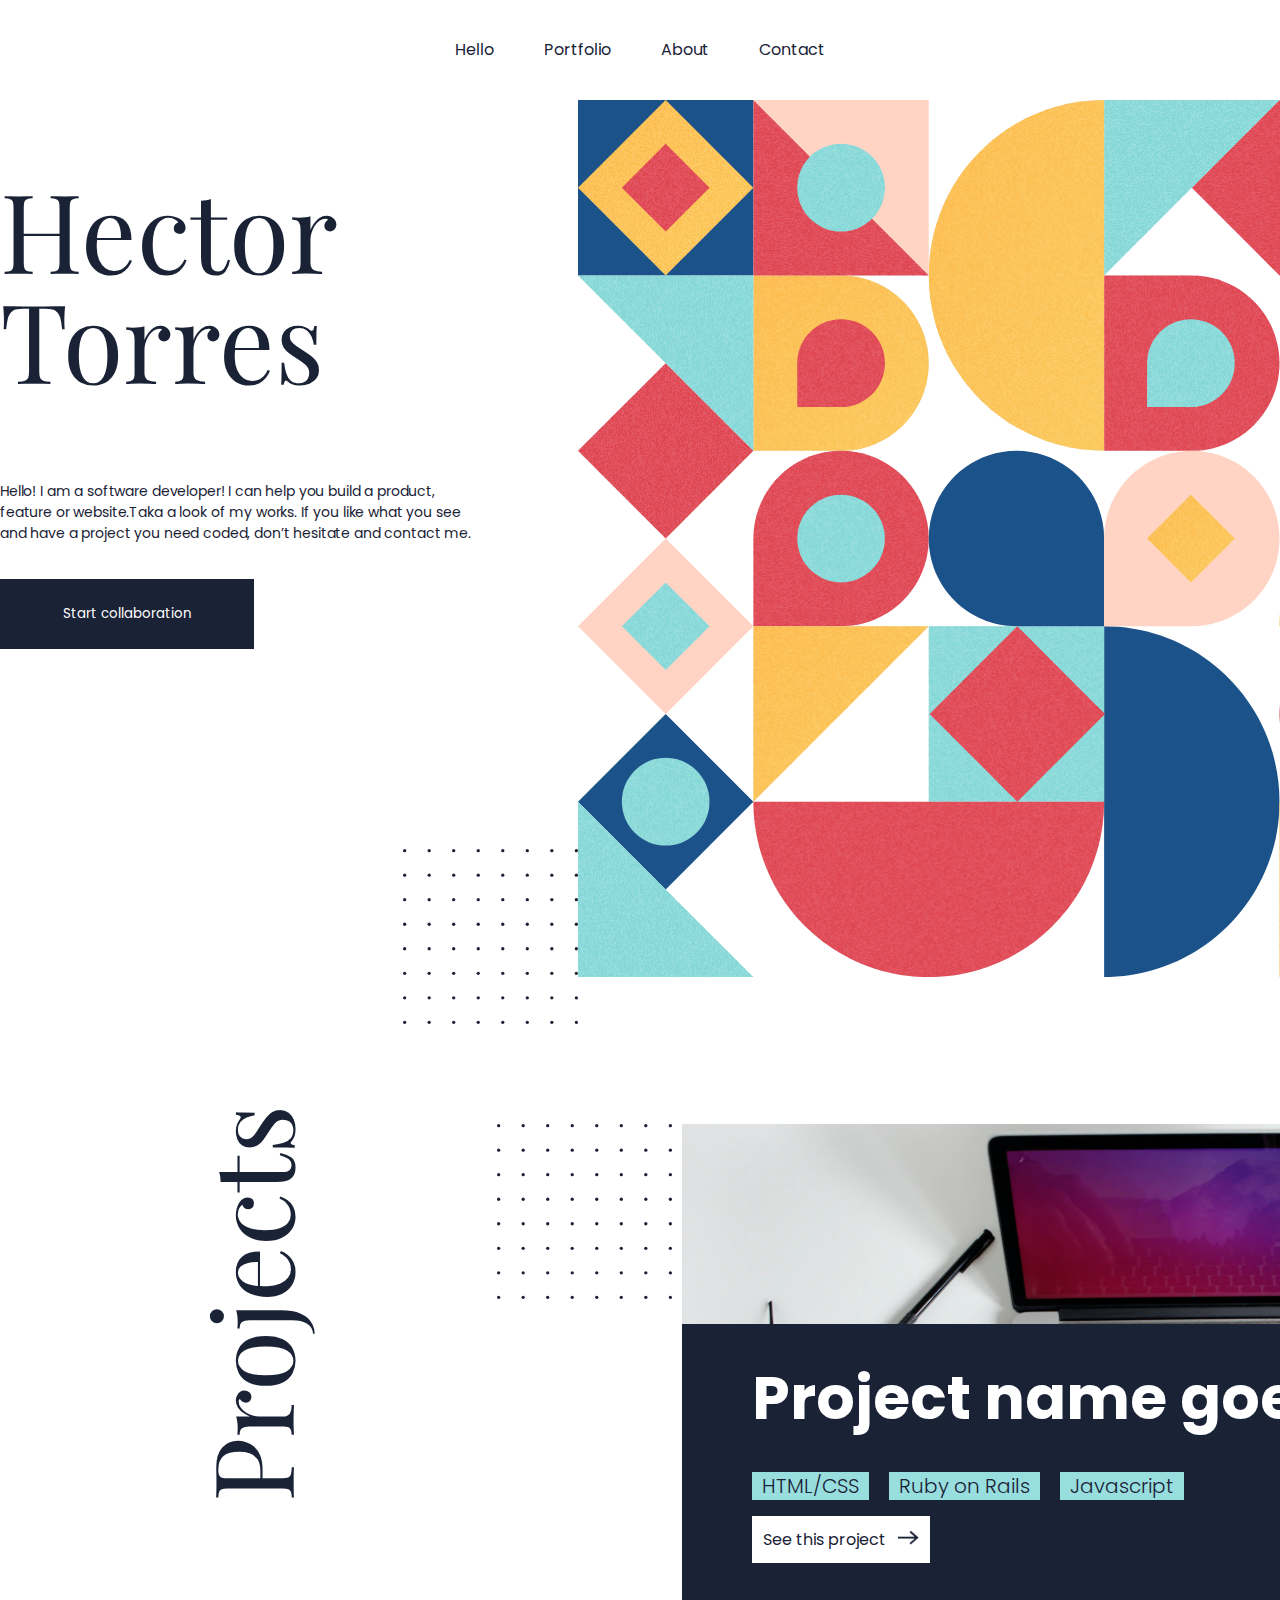
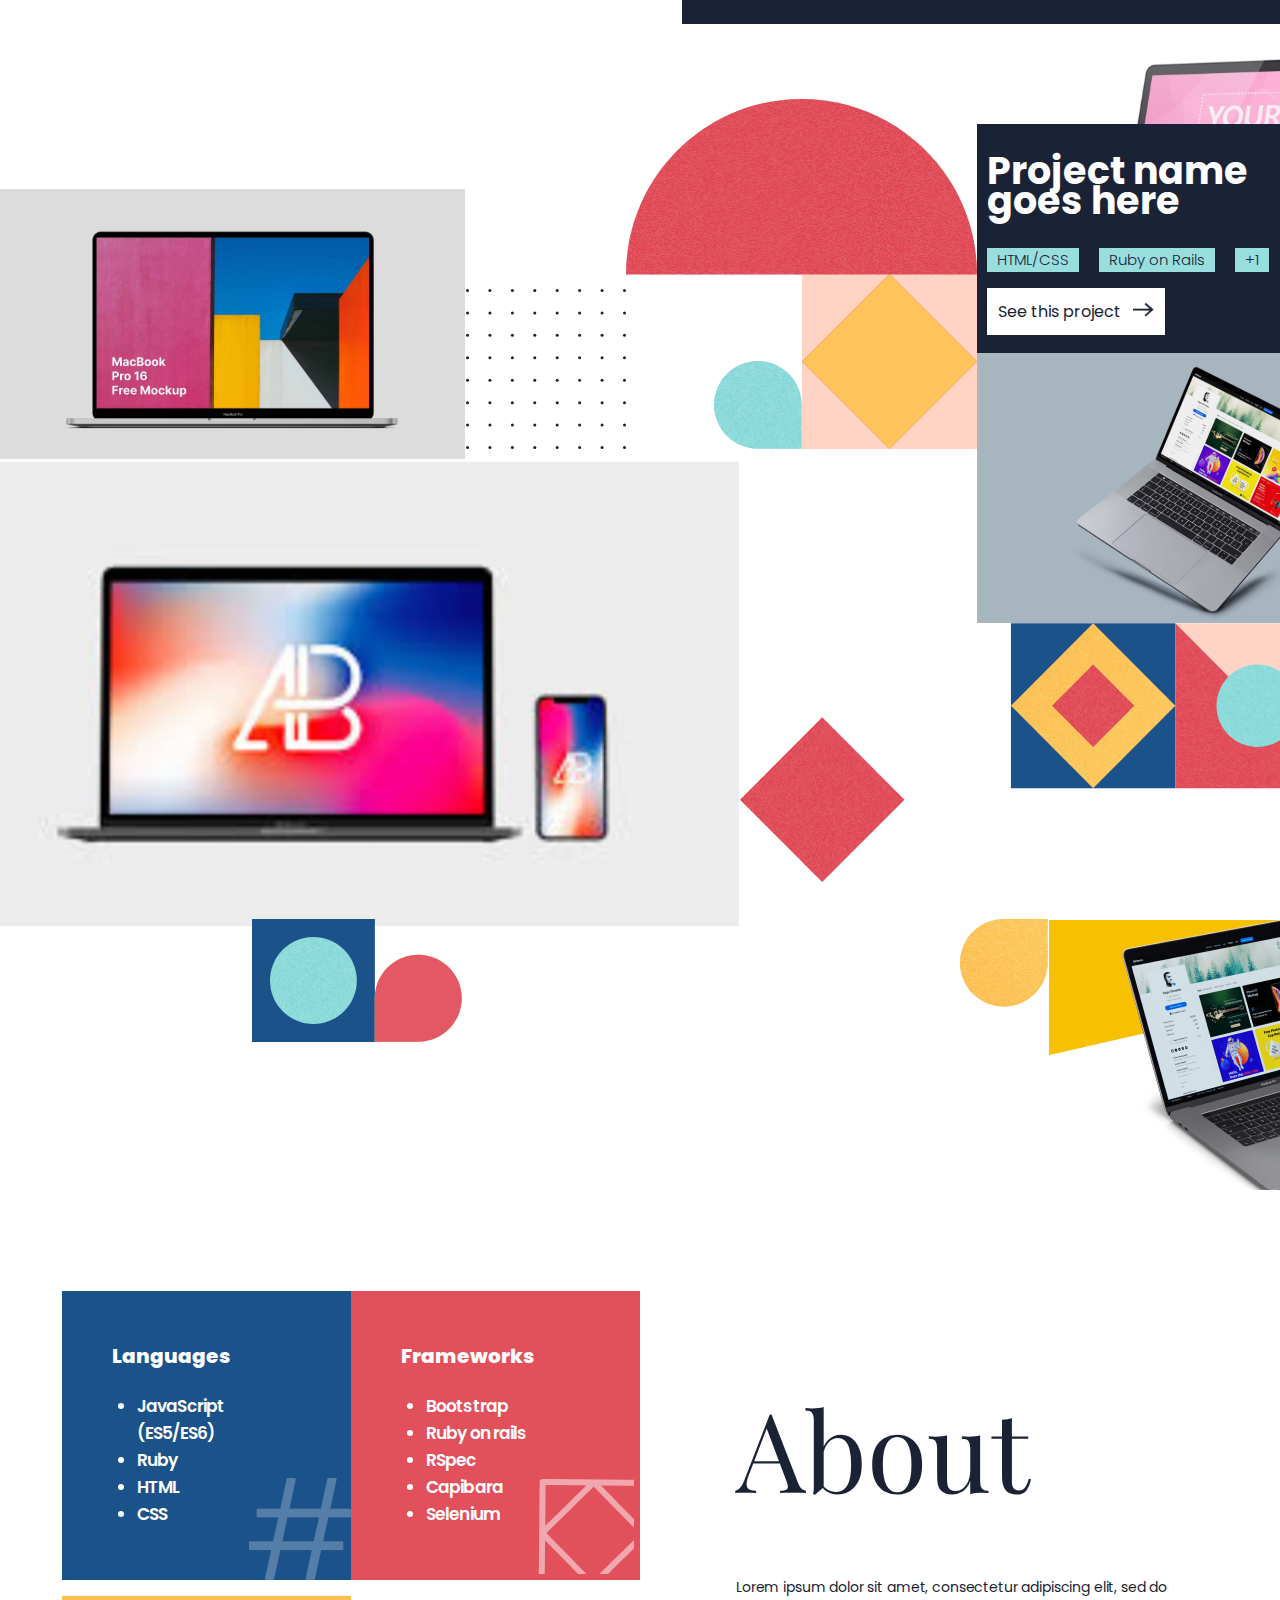
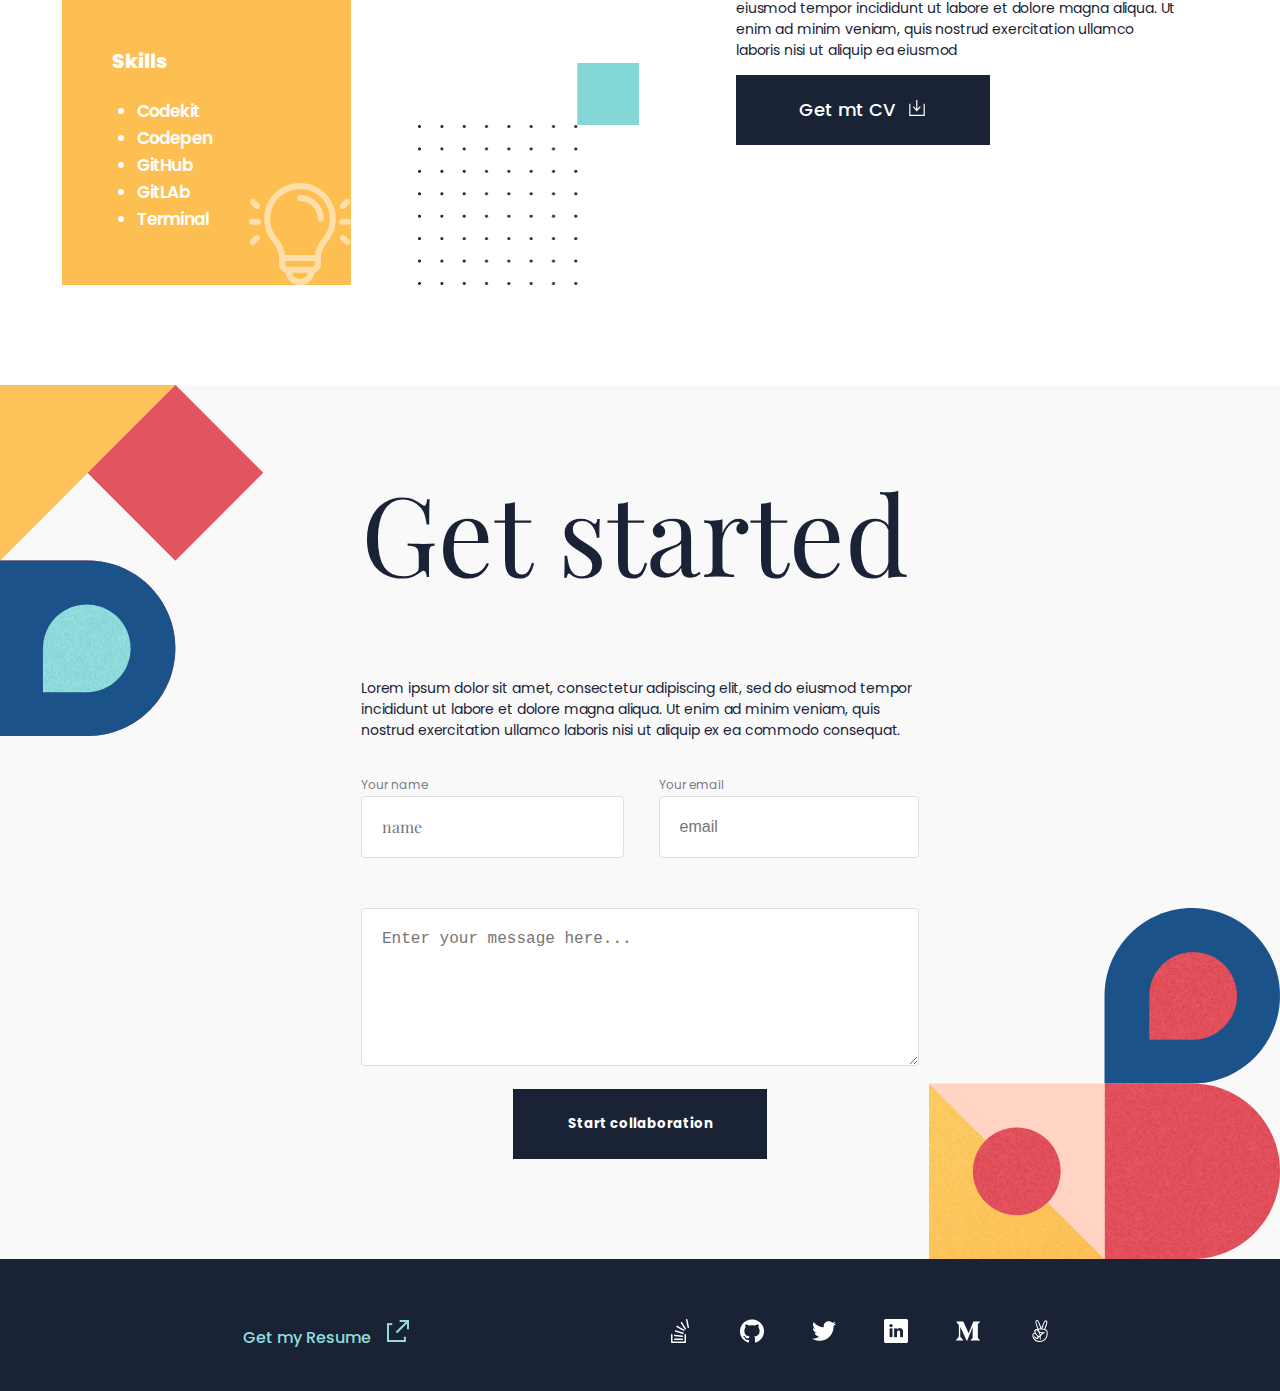
<file: index.html>
<!DOCTYPE html>
<html lang="en">

<head>
    <meta charset="UTF-8">
    <title>Personal Portfolio</title>
    <meta name="viewport" content="width=device-width, initial-scale=1.0">
    <link rel="stylesheet" href="styles/styles.css">
    <link rel="preconnect" href="https://fonts.googleapis.com">
    <link rel="preconnect" href="https://fonts.gstatic.com" crossorigin>
    <link href="https://fonts.googleapis.com/css2?family=Playfair+Display&family=Poppins&display=swap" rel="stylesheet">
    <!-- Global site tag (gtag.js) - Google Analytics -->
    <script async src="https://www.googletagmanager.com/gtag/js?id=UA-217415888-1"></script>
    <script>
        window.dataLayer = window.dataLayer || [];
        function gtag() { dataLayer.push(arguments); }
        gtag('js', new Date());

        gtag('config', 'UA-217415888-1');
    </script>

<body>
    <header id="headerImg" class="toolbar">
        <img src="images/image_geometry_1.png" alt="toolbar image">
        <img id="btn" class="navbar-icon" src="images/ic_menu.svg" alt="navbar menu">
        <nav class="navbar">
            <ul class="nav-links">
                <li><a href="#Hello">Hello</a></li>
                <li><a href="#Portfolio">Portfolio</a></li>
                <li><a href="#About">About</a></li>
                <li><a href="#Contact">Contact</a></li>
            </ul>
        </nav>
    </header>
    <section id="MenuP" class="MenuInvisible">
        <img src="images/image_geometry_menu_1.svg" alt="menu image">
        <img id="menuClose" class="menuClose" onclick="" src="images/Union24.png" alt="navbar menu">
        <ul class="mobileMenu">
            <li><a href="#HelloM">Hello</a></li>
            <li><a href="#PortfolioM">Portfolio</a></li>
            <li><a href="#AboutM">About</a></li>
            <li><a href="#ContactM">Contact</a></li>
        </ul>
        <img class="dots2" onclick="" src="images/Group_50.png" alt="navbar menu">
    </section>


    <main>

        <section id="HelloM" class="headline-mobile">
            <section class="intro">
                <h1 class="name">Hector Torres</h1>
                <p class="description">Hello! I am a software developer! I can help you build a product, feature or
                    website.
                    Taka a look
                    of my works. If you like what you see and have a project you need coded, don’t hesitate and contact
                    me.
                </p>
                <button id="menu" class="btn" type="button">Start collaboration</button>
            </section>
            <img class="footer-image" src="images/image_geometry_2.png" alt="footer image">
        </section>

        <section id="Hello" class="headline">
            <div class="intro-desktop">
                <h1 class="name">Hector Torres</h1>
                <p class="description">Hello! I am a software developer! I can help you build a product, feature or
                    website.Taka a look of my works. If you like what you see and have a project you need coded, don’t
                    hesitate and contact
                    me.</p>
                <button class="btn" type="button">Start collaboration</button>
                <img class="dots" src="images/image_dots.svg" alt="footer image">
            </div>
            <img class="img-intro" src="images/image-geometry_1.svg" alt="footer image">
        </section>

     <section class="projects-mobile">
            <section id="popUp"></section>
            <section id="PortfolioM">
                <h1 class="name intro"> Projects </h1>
                <div class="portfolioM"></div>
            </section>
        </section>


       <section id="Portfolio" class="projects">
            <section id="portfoiloDMenu"></section>
            <section id="PortfolioD">
                <header>
                    <h1 class="name">
                        Projects
                    </h1>
                    <img class="dots" src="images/image_dots.svg" alt="footer image">
                    <div id="card-deskotop1" class="card-deskotop">
                    </div>
                </header>
                <div class="projects2">
                    <img class="img-left" src="images/Rectangle_46.svg" alt="project2">
                    <img src="images/image-geometry_2.svg" alt="img project2">
                    <div id="card-deskotop2" class="card-deskotop">
                    </div>
                </div>
                <div id="projects3" class="projects3">
                </div>
                <div id="projects4" class="projects4">
                </div>
            </section>
        </section>

        <section id="About" class="about">
            <section class="skills">
                <div class="card-languages">
                    <h2>Languages</h2>
                    <ul>
                        <li><span>JavaScript (ES5/ES6)</span></li>
                        <li><span>Ruby</span></li>
                        <li><span>HTML</span></li>
                        <li><span>CSS</span></li>
                    </ul>
                    <div class="image-languages"></div>
                </div>
                <div class="card-frameworks">
                    <h2>Frameworks</h2>
                    <ul>
                        <li><span>Bootstrap</span></li>
                        <li><span>Ruby on rails</span></li>
                        <li><span>RSpec</span></li>
                        <li><span>Capibara</span></li>
                        <li><span>Selenium</span></li>
                    </ul>
                    <div class="image-frameworks"></div>
                </div>
                <div class="card-skills">
                    <h2>Skills</h2>
                    <ul>
                        <li><span>Codekit</span></li>
                        <li><span>Codepen</span></li>
                        <li><span>GitHub</span></li>
                        <li><span>GitLAb</span></li>
                        <li><span>Terminal</span></li>
                    </ul>
                    <div class="image-skills"></div>
                </div>
                <img class="tealdots" src="images/image_dots_with_teal.png" alt="dots teal">
            </section>
            <article class="about-info">
                <h1 class="name">About</h1>
                <p class="description">Lorem ipsum dolor sit amet, consectetur adipiscing elit, sed do eiusmod tempor
                    incididunt ut labore et dolore magna aliqua. Ut enim ad minim veniam, quis nostrud exercitation
                    ullamco laboris nisi ut aliquip ea eiusmod</p>
                <button class="btn" type="button"><span>Get mt CV<img class="link-img" src="images/ic_download.svg"
                            alt="project link"></span></button>
            </article>
        </section>

        <section id="AboutM" class="about-mobile intro">
            <article class="about-intro">
                <h1 class="name">About</h1>
                <p class="description">Lorem ipsum dolor sit amet, consectetur adipiscing elit, sed do eiusmod tempor
                    incididunt ut
                    labore
                    et dolore magna aliqua. Ut enim ad minim veniam, quis nostrud exercitation ullamco laboris nisi ut
                    aliquip
                    ea
                    eiusmod</p>
                <button class="btn" type="button"><span>Get mt CV<img class="link-img" src="images/ic_download.svg"
                            alt="project link"></span></button>
            </article>
            <article class="about-cards">
                <div class="about-card1 about-1">
                    <h2 class="about-header">Languages</h2>
                    <ul class="list">
                        <li class="item"><span class="list-text">JavaScript (ES5/ES6)</span></li>
                        <li class="item"><span class="list-text">Ruby</span></li>
                        <li class="item"><span class="list-text">HTML</span></li>
                        <li class="item"><span class="list-text">CSS</span></li>
                    </ul>
                    <img class="about-img1" src="images/num.png" alt="numer sing">
                </div>
                <div class="about-card2 about-2">
                    <h2 class="about-header">Frameworks</h2>
                    <ul class="list">
                        <li class="item"><span class="list-text">Bootstrap</span></li>
                        <li class="item"><span class="list-text">Ruby on rails</span></li>
                        <li class="item"><span class="list-text">RSpec</span></li>
                        <li class="item"><span class="list-text">Capibara</span></li>
                        <li class="item"><span class="list-text">Selenium</span></li>
                    </ul>
                    <img class="about-img2" src="images/Group_18.png" alt="vector figure">
                </div>
                <div class="about-card about-3">
                    <h2 class="about-header">Skills</h2>
                    <ul class="list">
                        <li class="item"><span class="list-text">Codekit</span></li>
                        <li class="item"><span class="list-text">Codepen</span></li>
                        <li class="item"><span class="list-text">GitHub</span></li>
                        <li class="item"><span class="list-text">GitLAb</span></li>
                        <li class="item"><span class="list-text">Terminal</span></li>
                    </ul>
                    <img class="about-img3" src="images/ic_skills.svg" alt="ic skill">
                </div>
            </article>
        </section>

        <section class="visible">

            <section id="Contact" class="started">
                <div class="info">
                    <h2 class="name">Get started</h2>
                    <p class="description">Lorem ipsum dolor sit amet, consectetur adipiscing elit, sed do eiusmod
                        tempor
                        incididunt ut labore et dolore magna aliqua. Ut enim ad minim veniam, quis nostrud exercitation
                        ullamco laboris nisi ut aliquip ex ea commodo consequat. </p>
                    <form id="formD" class="form" action="https://formspree.io/f/mpzbqaoe" method="post">
                        <ul>
                            <li class="box col1">
                                <label for="nameD">
                                    Your name
                                </label>
                                <input id="nameD" class="name form-field" type="text" name="name" placeholder="name" maxlength="30"
                                    required>
                            </li>
                            <li class="box col2">
                                <label for="emailD">
                                    Your email
                                </label>
                                <input id="emailD" class="email form-field" type="email" name="email" placeholder="email" required>
                                <label id="lblErrorD" class="lblFormError MenuInvisible" for="email">
                                    The email should be lower case!
                                </label>
                            </li>
                            <li class="col3">
                                <textarea class="textarea form-field" name="textarea" cols="30" rows="5" maxlength="500"
                                    placeholder="Enter your message here..." required></textarea>
                            </li>
                        </ul>
                        <input class="btn" type="submit" value="Start collaboration">
                    </form>
                </div>
                <div class="imgs image1"></div>
                <div class="imgs image2"></div>
            </section>
        </section>

    </main>

    <footer class="footer-desktop">
        <div class="footer-box border">
            <a class="resume" href="#">Get my Resume<img class="image-icon" src="images/ic_link_teal.png"
                    alt="resume link"></a>
            <ul class="socials">
                <li><a class="social" href="#"><img class="image-icon" src="images/ic_stackoverflow.png"
                            alt="link stackoverflow"></a></li>
                <li><a class="social" href="#"><img class="image-icon" src="images/ic_github.png" alt="link GitHub"></a>
                </li>
                <li><a class="social" href="#"><img class="image-icon" src="images/ic_twitter.png"
                            alt="link Twitter"></a>
                </li>
                <li><a class="social" href="#"><img class="image-icon" src="images/ic_linkedin.png"
                            alt="link Linkedin"></a>
                </li>
                <li><a class="social" href="#"><img class="image-icon" src="images/ic_medium.png" alt="link Medium"></a>
                </li>
                <li><a class="social" href="#"><img class="image-icon" src="images/ic_angellist.png"
                            alt="link anglelist"></a></li>
            </ul>
        </div>
    </footer>

    <footer class="footer" id="footer">
        <img class="img-footer" src="images/image_geometry_1.png" alt="footer image">
        <section id="ContactM" class="intro">
            <h2 class="name">Get started</h2>
            <p class="description">Lorem ipsum dolor sit amet, consectetur adipiscing elit, sed do eiusmod tempor
                incididunt ut labore et dolore magna.</p>
            <form action="https://formspree.io/f/mpzbqaoe" method="POST" id="form">
                <ul class="info">
                    <li class="box">
                        <label class="lblForm" for="name">
                            Your name
                        </label>
                        <input id="name" type="text" name="Username" placeholder="name" maxlength="30" class="txtForm form-fieldM"
                            required>
                    </li>
                    <li class="box">
                        <label class="lblForm" for="email">
                            Your email
                        </label>
                        <input id="email" type="email" name="email" placeholder="email" class="txtForm form-fieldM" required>
                        <label id="lblError" class="lblFormError MenuInvisible" for="email">
                            The email should be lower case!
                        </label>
                    </li>
                    <li class="box">
                        <textarea class="txtForm form-fieldM" name="textarea" cols="30" rows="5" maxlength="500"
                            placeholder="Enter your message here..." ></textarea>
                    </li>
                </ul>
                <input class="btn" type="submit" value="Start collaboration">
            </form>
        </section>
        <section id="socials" class="footer-socials">
            <div class="intro">
                <a class="resume" href="#">Get my Resume<img class="image-icon" src="images/ic_link_teal.png"
                        alt="resume link"></a>
                <ul class="socials">
                    <li><a class="social" href="#"><img class="image-icon" src="images/ic_stackoverflow.png"
                                alt="link stackoverflow"></a></li>
                    <li><a class="social" href="#"><img class="image-icon" src="images/ic_github.png"
                                alt="link GitHub"></a></li>
                    <li><a class="social" href="#"><img class="image-icon" src="images/ic_twitter.png"
                                alt="link Twitter"></a></li>
                    <li><a class="social" href="#"><img class="image-icon" src="images/ic_linkedin.png"
                                alt="link Linkedin"></a></li>
                    <li><a class="social" href="#"><img class="image-icon" src="images/ic_medium.png"
                                alt="link Medium"></a></li>
                    <li><a class="social" href="#"><img class="image-icon" src="images/ic_angellist.png"
                                alt="link anglelist"></a></li>

                </ul>
            </div>
        </section>
    </footer>
    <script src="index.js"></script>

</body>

</html>
</file>
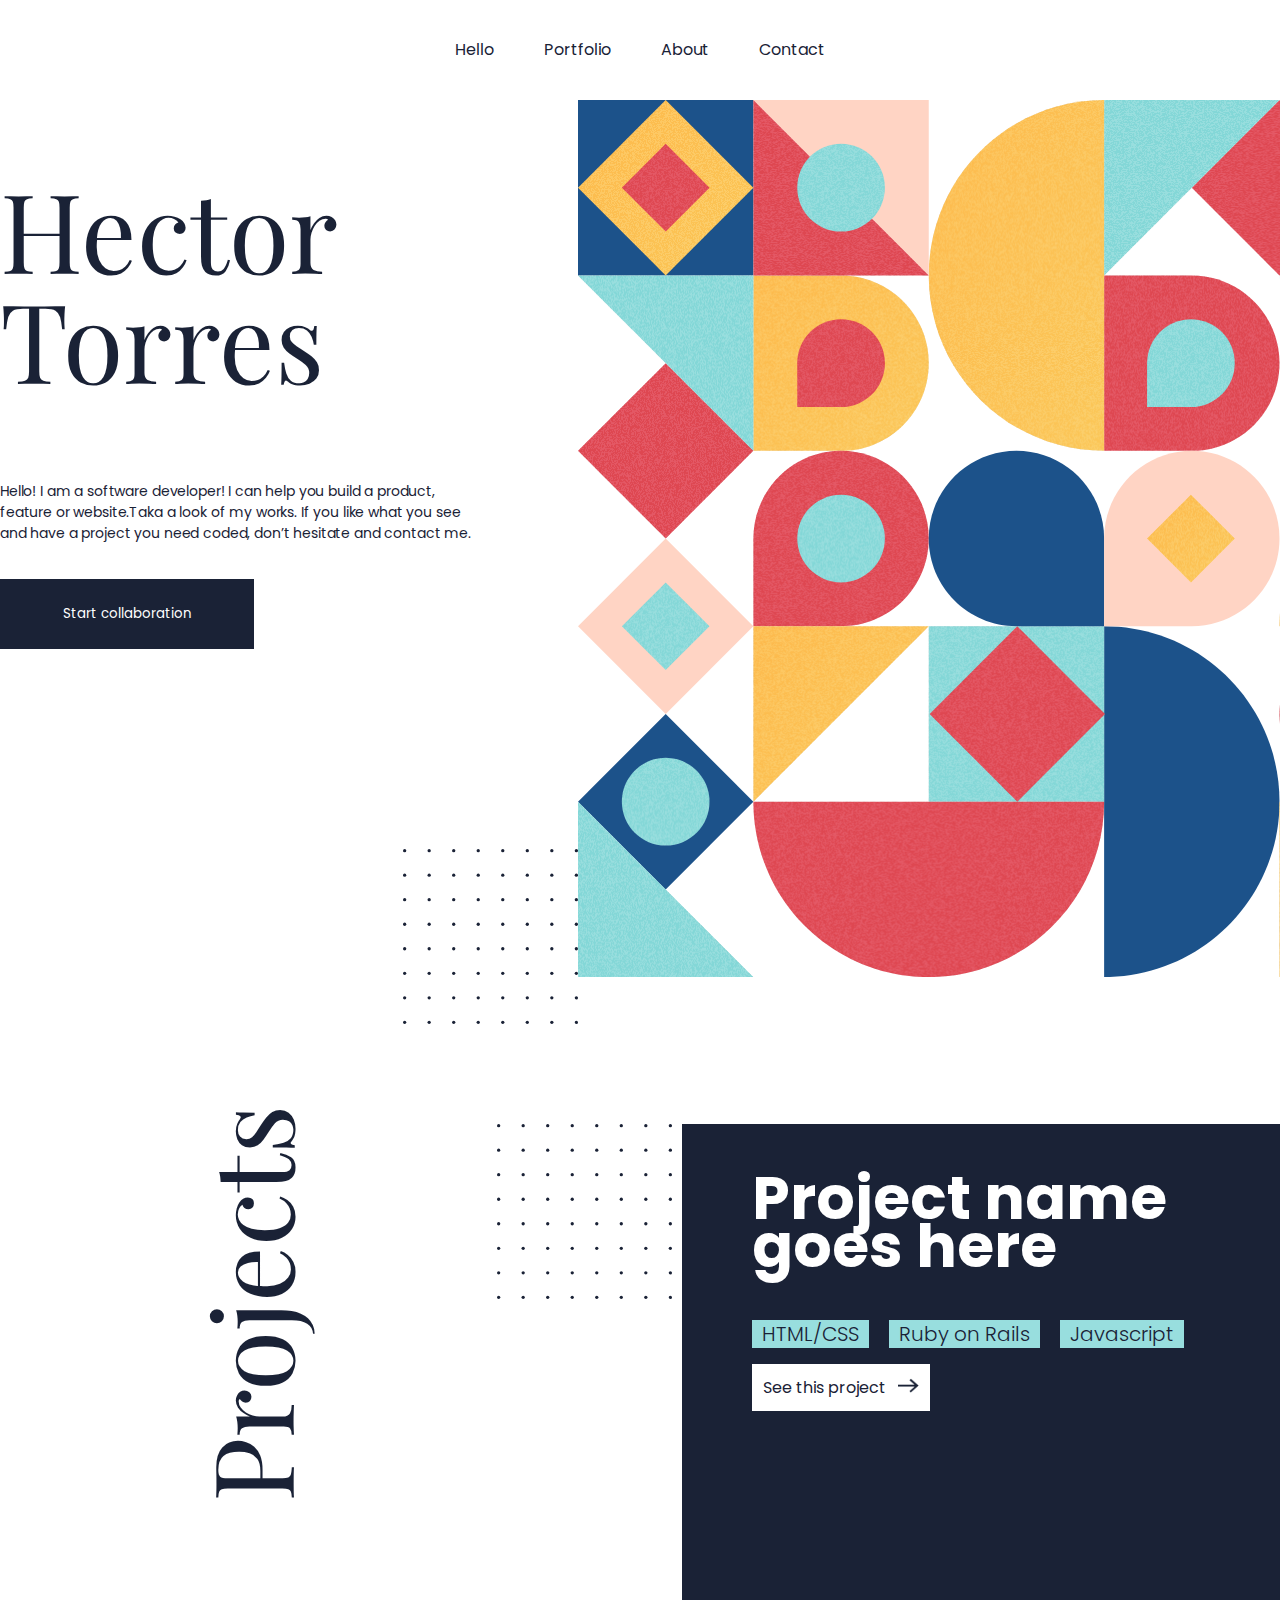
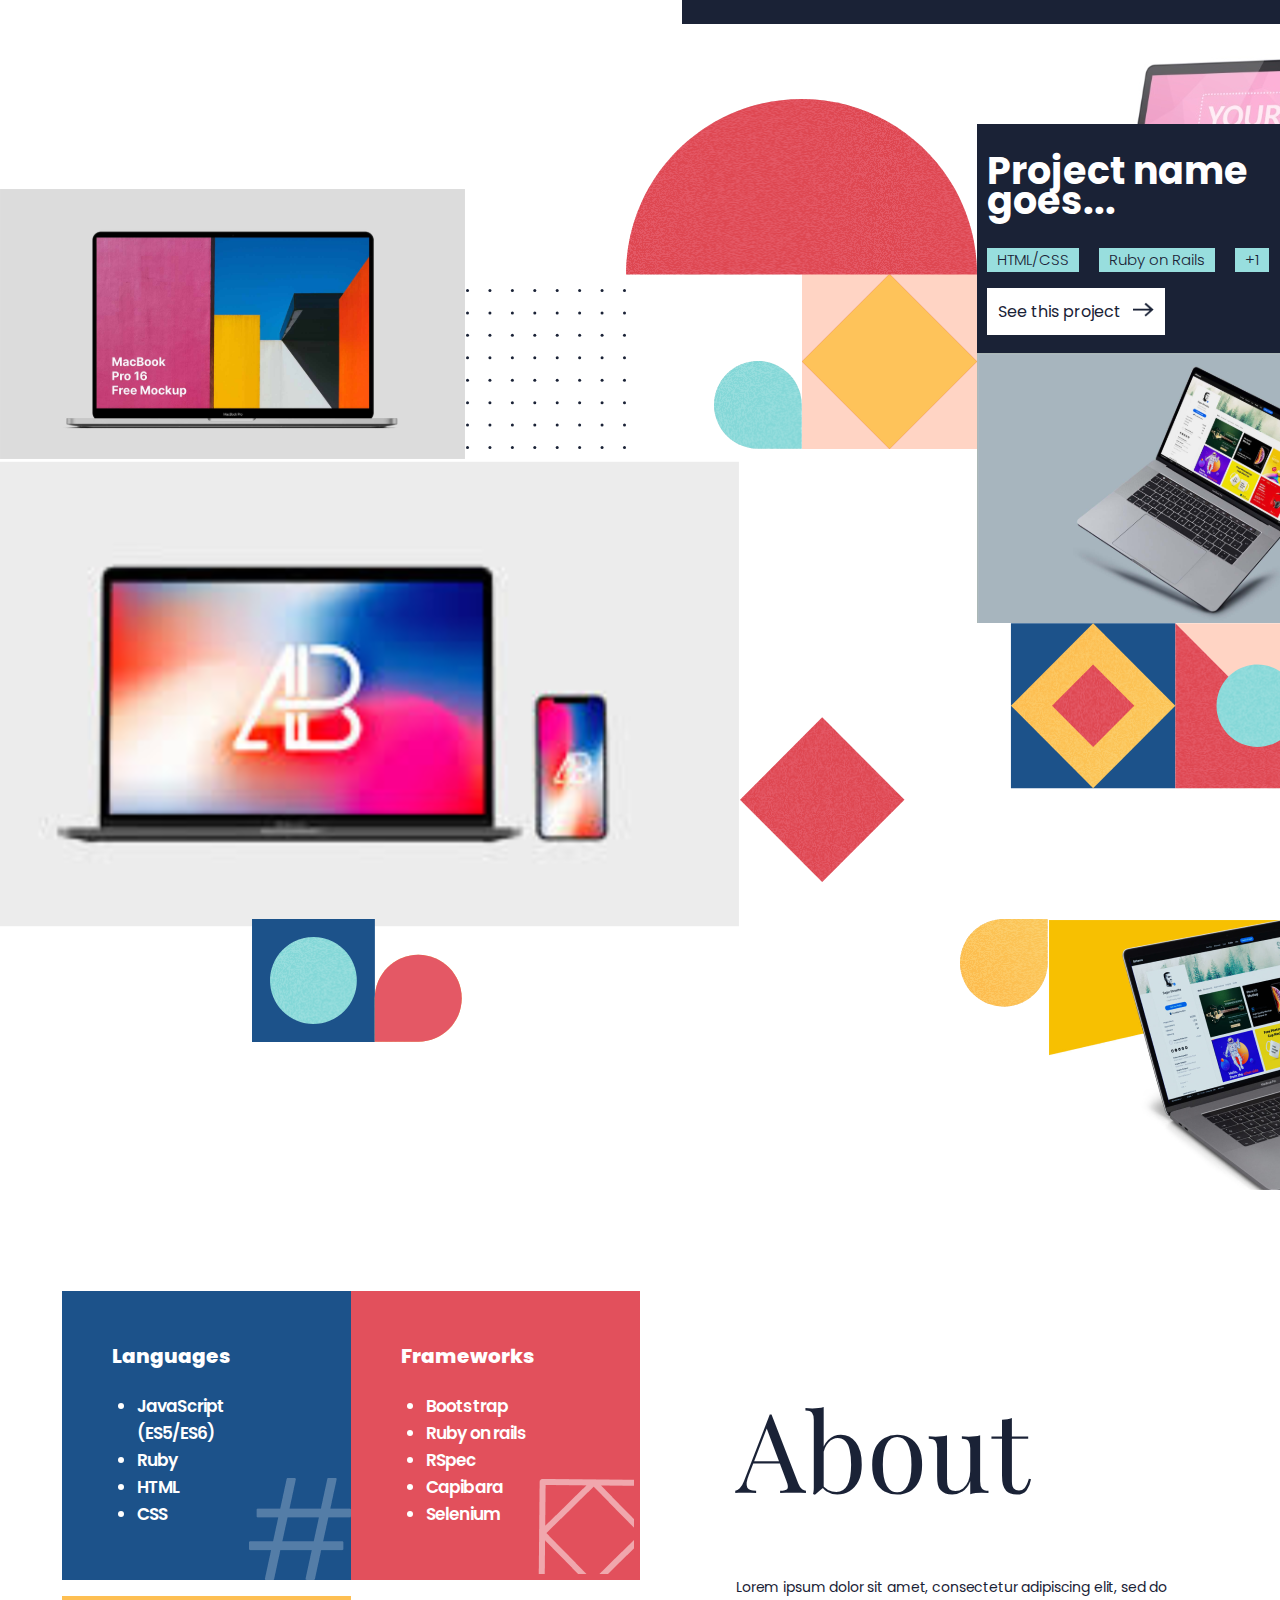
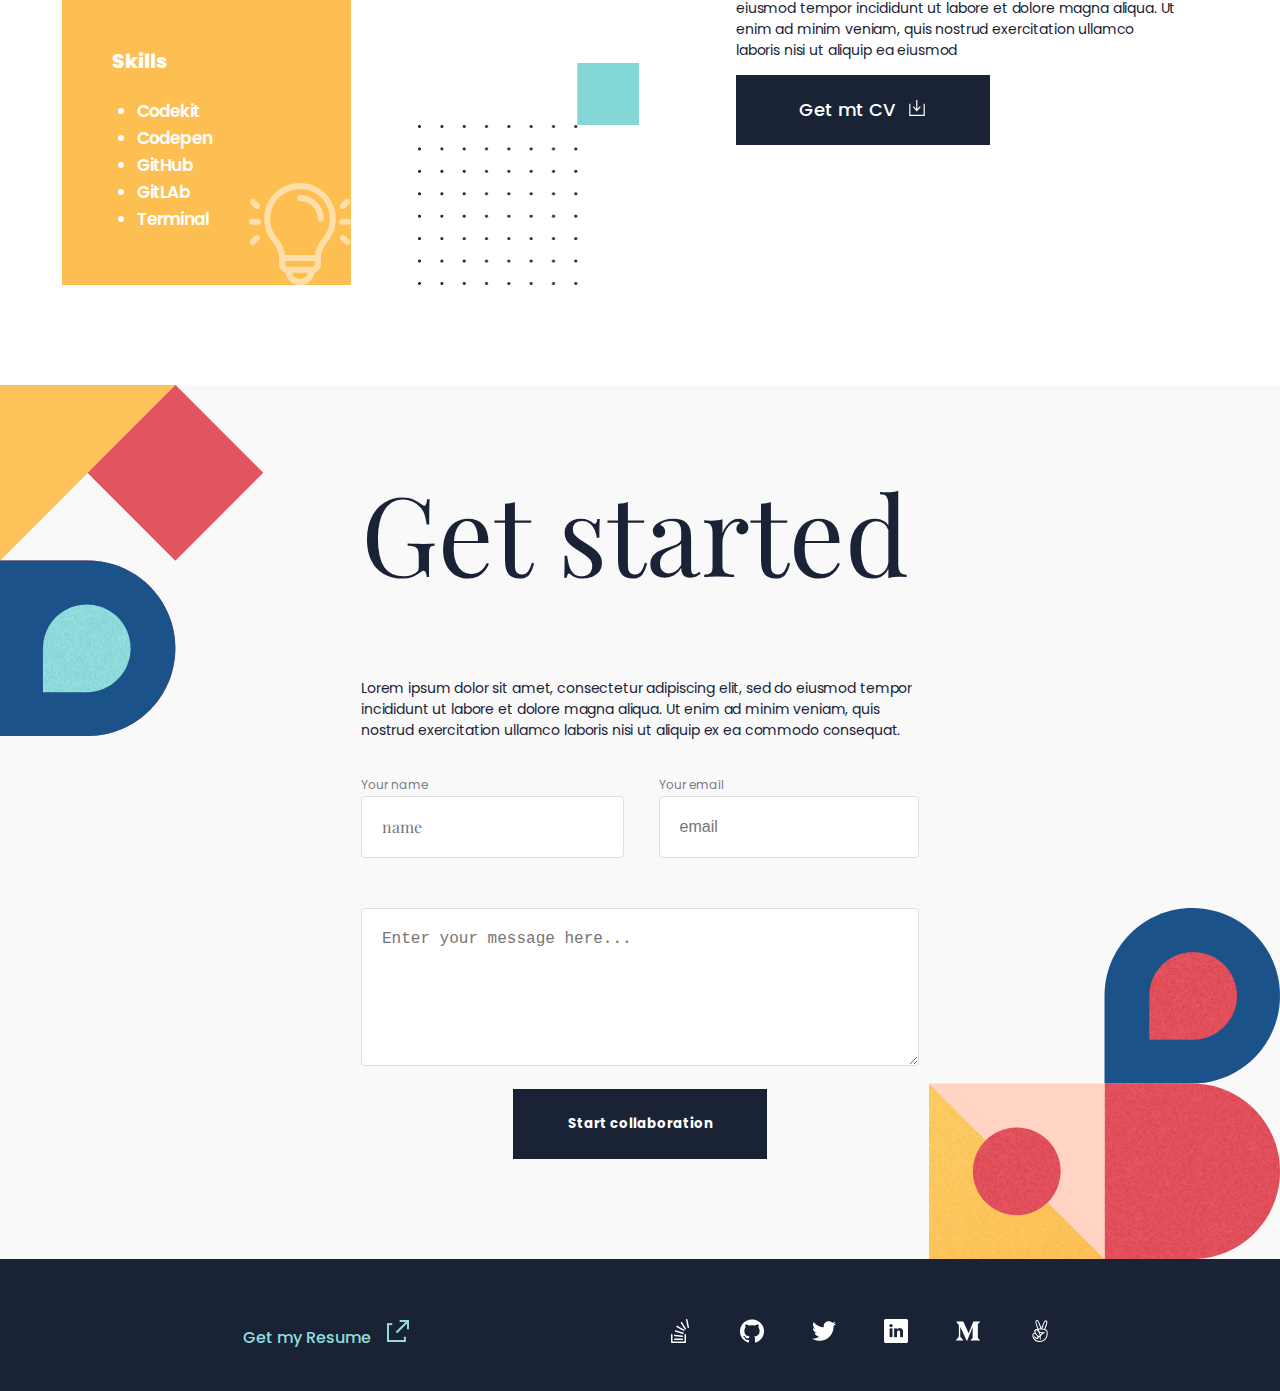
<file: views/index.html>
<!DOCTYPE html>
<html lang="en">

<head>
    <meta charset="UTF-8">
    <title>Personal Portfolio</title>
    <meta name="viewport" content="width=device-width, initial-scale=1.0">
    <link rel="stylesheet" href="../styles/styles.css">
    <link rel="preconnect" href="https://fonts.googleapis.com">
    <link rel="preconnect" href="https://fonts.gstatic.com" crossorigin>
    <link href="https://fonts.googleapis.com/css2?family=Playfair+Display&family=Poppins&display=swap" rel="stylesheet">

<body>
    <header class="toolbar">
        <img src="../images/image_geometry_1.png" alt="toolbar image">
        <img class="navbar-icon" src="../images/ic_menu.svg" alt="navbar menu">
        <nav class="navbar">
            <ul class="nav-links">
                <li><a href="#Hello">Hello</a></li>
                <li><a href="#Portfolio">Portfolio</a></li>
                <li><a href="#About">About</a></li>
                <li><a href="#Contact">Contact</a></li>
            </ul>
        </nav>
    </header>


    <main>

        <section class="headline-mobile">
            <section class="intro">
                <h1 class="name">Hector Torres</h1>
                <p class="description">Hello! I am a software developer! I can help you build a product, feature or
                    website.
                    Taka a look
                    of my works. If you like what you see and have a project you need coded, don’t hesitate and contact
                    me.
                </p>
                <button class="btn" type="button">Start collaboration</button>
            </section>
            <img class="footer-image" src="../images/image_geometry_2.png" alt="footer image">
        </section>

        <section id="Hello" class="headline">
            <div class="intro-desktop">
                <h1 class="name">Hector Torres</h1>
                <p class="description">Hello! I am a software developer! I can help you build a product, feature or
                    website.Taka a look of my works. If you like what you see and have a project you need coded, don’t
                    hesitate and contact
                    me.</p>
                <button class="btn" type="button">Start collaboration</button>
                <img class="dots" src="../images/image_dots.svg" alt="footer image">
            </div>
            <img class="img-intro" src="../images/image-geometry_1.svg" alt="footer image">
        </section>


        <section class="projects-mobile">
            <h1 class="name intro"> Projects </h1>
            <article>
                <section class="project-picture1"></section>
                <section class="card">
                    <h2 class="card-title">Project name goes here</h2>
                    <ul class="languages">
                        <li class="lang">HTML/CSS</li>
                        <li class="lang">Ruby on Rails</li>
                        <li class="lang">Javascript</li>
                    </ul>
                    <a href="#" class="project-link">See this project<img class="link-img" src="../images/Union.png"
                            alt="project link"></a>
                </section>
            </article>
            <article>
                <section class="project-picture2"></section>
                <section class="card">
                    <h2 class="card-title">Project name goes here</h2>
                    <ul class="languages">
                        <li class="lang">HTML/CSS</li>
                        <li class="lang">Ruby on Rails</li>
                        <li class="lang">Javascript</li>
                    </ul>
                    <a href="#" class="project-link">See this project<img class="link-img" src="../images/Union.png"
                            alt="project link"></a>
                </section>
            </article>
            <article>
                <section class="project-picture3"></section>
                <section class="card">
                    <h2 class="card-title">Project name goes here</h2>
                    <ul class="languages">
                        <li class="lang">HTML/CSS</li>
                        <li class="lang">Ruby on Rails</li>
                        <li class="lang">Javascript</li>
                    </ul>
                    <a href="#" class="project-link">See this project<img class="link-img" src="../images/Union.png"
                            alt="project link"></a>
                </section>
            </article>
            <article>
                <section class="project-picture4"></section>
                <section class="card">
                    <h2 class="card-title">Project name goes here</h2>
                    <ul class="languages">
                        <li class="lang">HTML/CSS</li>
                        <li class="lang">Ruby on Rails</li>
                        <li class="lang">Javascript</li>
                    </ul>
                    <a href="#" class="project-link">See this project<img class="link-img" src="../images/Union.png"
                            alt="project link"></a>
                </section>
            </article>
            <article>
                <section class="project-picture5"></section>
                <section class="card">
                    <h2 class="card-title">Project name goes here</h2>
                    <ul class="languages">
                        <li class="lang">HTML/CSS</li>
                        <li class="lang">Ruby on Rails</li>
                        <li class="lang">Javascript</li>
                    </ul>
                    <a href="#" class="project-link">See this project<img class="link-img" src="../images/Union.png"
                            alt="project link"></a>
                </section>
            </article>
            <article>
                <section class="project-picture6"></section>
                <section class="card">
                    <h2 class="card-title">Project name goes here</h2>
                    <ul class="languages">
                        <li class="lang">HTML/CSS</li>
                        <li class="lang">Ruby on Rails</li>
                        <li class="lang">Javascript</li>
                    </ul>
                    <a href="#" class="project-link">See this project<img class="link-img" src="../images/Union.png"
                            alt="project link"></a>
                </section>
            </article>
        </section>

        <section id="Portfolio" class="projects">
            <header>
                <h1 class="name">
                    Projects
                </h1>
                <img class="dots" src="../images/image_dots.svg" alt="footer image">
                <div class="card-deskotop">
                    <div class="img-size"></div>
                    <h2 class="title">Project name goes here</h2>
                    <ul class="languages">
                        <li class="lang">HTML/CSS</li>
                        <li class="lang">Ruby on Rails</li>
                        <li class="lang">Javascript</li>
                    </ul>
                    <a href="#" class="project-link">See this project<img class="link-img" src="../images/Union2.png"
                            alt="project link"></a>
                </div>
            </header>
            <div class="projects2">
                <img class="img-left" src="../images/Rectangle_46.svg" alt="project2">
                <img src="../images/image-geometry_2.svg" alt="img project2">
                <div class="card-deskotop">
                    <div class="img2"></div>
                    <h2 class="title">Project name goes...</h2>
                    <ul class="languages">
                        <li class="lang">HTML/CSS</li>
                        <li class="lang">Ruby on Rails</li>
                        <li class="lang">+1</li>
                    </ul>
                    <a href="#" class="project-link">See this project<img class="link-img" src="../images/Union2.png"
                            alt="project link"></a>
                    <div class="img3"></div>
                </div>
            </div>
            <div class="projects3">
                <img class="img4" src="../images/Rectangle_27.svg" alt="project3img">
                <img class="img5" src="../images/image-geometry_3.svg" alt="project3img2">

            </div>
            <div class="projects4">
                <img class="img6" src="../images/image-geometry_5.svg" alt="project4img">
                <section class="group">
                    <img class="img7" src="../images/image-geometry_4.svg" alt="project4img2">
                    <img class="img8" src="../images/Rectangle_47.png" alt="project4img2">

                </section>

            </div>
        </section>

        <section id="About" class="about">
            <section class="skills">
                <div class="card-languages">
                    <h2>Languages</h2>
                    <ul>
                        <li><span>JavaScript (ES5/ES6)</span></li>
                        <li><span>Ruby</span></li>
                        <li><span>HTML</span></li>
                        <li><span>CSS</span></li>
                    </ul>
                    <div class="image-languages"></div>
                </div>
                <div class="card-frameworks">
                    <h2>Frameworks</h2>
                    <ul>
                        <li><span>Bootstrap</span></li>
                        <li><span>Ruby on rails</span></li>
                        <li><span>RSpec</span></li>
                        <li><span>Capibara</span></li>
                        <li><span>Selenium</span></li>
                    </ul>
                    <div class="image-frameworks"></div>
                </div>
                <div class="card-skills">
                    <h2>Skills</h2>
                    <ul>
                        <li><span>Codekit</span></li>
                        <li><span>Codepen</span></li>
                        <li><span>GitHub</span></li>
                        <li><span>GitLAb</span></li>
                        <li><span>Terminal</span></li>
                    </ul>
                    <div class="image-skills"></div>
                </div>
                <img class="tealdots" src="../images/image_dots_with_teal.png" alt="dots teal">
            </section>
            <article class="about-info">
                <h1 class="name">About</h1>
                <p class="description">Lorem ipsum dolor sit amet, consectetur adipiscing elit, sed do eiusmod tempor
                    incididunt ut labore et dolore magna aliqua. Ut enim ad minim veniam, quis nostrud exercitation
                    ullamco laboris nisi ut aliquip ea eiusmod</p>
                <button class="btn" type="button"><span>Get mt CV<img class="link-img" src="../images/ic_download.svg"
                            alt="project link"></span></button>
            </article>
        </section>

        <section class="about-mobile intro">
            <article class="about-intro">
                <h1 class="name">About</h1>
                <p class="description">Lorem ipsum dolor sit amet, consectetur adipiscing elit, sed do eiusmod tempor
                    incididunt ut
                    labore
                    et dolore magna aliqua. Ut enim ad minim veniam, quis nostrud exercitation ullamco laboris nisi ut
                    aliquip
                    ea
                    eiusmod</p>
                <button class="btn" type="button"><span>Get mt CV<img class="link-img" src="../images/ic_download.svg"
                            alt="project link"></span></button>
            </article>
            <article class="about-cards">
                <div class="about-card1 about-1">
                    <h2 class="about-header">Languages</h2>
                    <ul class="list">
                        <li class="item"><span class="list-text">JavaScript (ES5/ES6)</span></li>
                        <li class="item"><span class="list-text">Ruby</span></li>
                        <li class="item"><span class="list-text">HTML</span></li>
                        <li class="item"><span class="list-text">CSS</span></li>
                    </ul>
                    <img class="about-img1" src="../images/num.png" alt="numer sing">
                </div>
                <div class="about-card2 about-2">
                    <h2 class="about-header">Frameworks</h2>
                    <ul class="list">
                        <li class="item"><span class="list-text">Bootstrap</span></li>
                        <li class="item"><span class="list-text">Ruby on rails</span></li>
                        <li class="item"><span class="list-text">RSpec</span></li>
                        <li class="item"><span class="list-text">Capibara</span></li>
                        <li class="item"><span class="list-text">Selenium</span></li>
                    </ul>
                    <img class="about-img2" src="../images/Group_18.png" alt="vector figure">
                </div>
                <div class="about-card about-3">
                    <h2 class="about-header">Skills</h2>
                    <ul class="list">
                        <li class="item"><span class="list-text">Codekit</span></li>
                        <li class="item"><span class="list-text">Codepen</span></li>
                        <li class="item"><span class="list-text">GitHub</span></li>
                        <li class="item"><span class="list-text">GitLAb</span></li>
                        <li class="item"><span class="list-text">Terminal</span></li>
                    </ul>
                    <img class="about-img3" src="../images/ic_skills.svg" alt="ic skill">
                </div>
            </article>
        </section>

        <section class="visible">

            <section id="Contact" class="started">
                <div class="info">
                    <h2 class="name">Get started</h2>
                    <p class="description">Lorem ipsum dolor sit amet, consectetur adipiscing elit, sed do eiusmod
                        tempor
                        incididunt ut labore et dolore magna aliqua. Ut enim ad minim veniam, quis nostrud exercitation
                        ullamco laboris nisi ut aliquip ex ea commodo consequat. </p>
                    <form class="form" action="https://formspree.io/f/mpzbqaoe" method="post">
                        <ul>
                            <li class="box col1">
                                <label for="nameD">
                                    Your name
                                </label>
                                <input id="nameD" class="name" type="text" name="name" placeholder="name" maxlength="30"
                                    required>
                            </li>
                            <li class="box col2">
                                <label for="emailD">
                                    Your email
                                </label>
                                <input id="emailD" class="email" type="email" name="email" placeholder="email" required>
                            </li>
                            <li class="col3">
                                <textarea class="textarea" name="textarea" cols="30" rows="5" maxlength="500"
                                    placeholder="Enter your message here..." required></textarea>
                            </li>
                        </ul>
                        <input class="btn" type="submit" value="Start collaboration">
                    </form>
                </div>
                <div class="imgs image1"></div>
                <div class="imgs image2"></div>
            </section>
        </section>

    </main>

    <footer class="footer-desktop">
        <div class="footer-box border">
            <a class="resume" href="#">Get my Resume<img class="image-icon" src="../images/ic_link_teal.png"
                    alt="resume link"></a>
            <ul class="socials">
                <li><a class="social" href="#"><img class="image-icon" src="../images/ic_stackoverflow.png"
                            alt="link stackoverflow"></a></li>
                <li><a class="social" href="#"><img class="image-icon" src="../images/ic_github.png"
                            alt="link GitHub"></a></li>
                <li><a class="social" href="#"><img class="image-icon" src="../images/ic_twitter.png"
                            alt="link Twitter"></a>
                </li>
                <li><a class="social" href="#"><img class="image-icon" src="../images/ic_linkedin.png"
                            alt="link Linkedin"></a>
                </li>
                <li><a class="social" href="#"><img class="image-icon" src="../images/ic_medium.png"
                            alt="link Medium"></a></li>
                <li><a class="social" href="#"><img class="image-icon" src="../images/ic_angellist.png"
                            alt="link anglelist"></a></li>
            </ul>
        </div>
    </footer>

    <footer class="footer" id="footer">
        <img class="img-footer" src="../images/image_geometry_1.png" alt="footer image">
        <section class="intro">
            <h2 class="name">Get started</h2>
            <p class="description">Lorem ipsum dolor sit amet, consectetur adipiscing elit, sed do eiusmod tempor
                incididunt ut labore et dolore magna.</p>
            <form action="https://formspree.io/f/mpzbqaoe" method="POST">
                <ul class="info">
                    <li class="box">
                        <label class="lblForm" for="name">
                            Your name
                        </label>
                        <input id="name" type="text" name="Username" placeholder="name" maxlength="30" class="txtForm"
                            required>
                    </li>
                    <li class="box">
                        <label class="lblForm" for="name">
                            Your email
                        </label>
                        <input id="email" type="email" name="email" placeholder="email" class="txtForm" required>
                    </li>
                    <li class="box">
                        <textarea class="txtForm" name="textarea" cols="30" rows="5" maxlength="500"
                            placeholder="Enter your message here..." required></textarea>
                    </li>
                </ul>
                <input class="btn" type="submit" value="Start collaboration">
            </form>
        </section>
        <section id="socials" class="footer-socials">
            <div class="intro">
                <a class="resume" href="#">Get my Resume<img class="image-icon" src="../images/ic_link_teal.png"
                        alt="resume link"></a>
                <ul class="socials">
                    <li><a class="social" href="#"><img class="image-icon" src="../images/ic_stackoverflow.png"
                                alt="link stackoverflow"></a></li>
                    <li><a class="social" href="#"><img class="image-icon" src="../images/ic_github.png"
                                alt="link GitHub"></a></li>
                    <li><a class="social" href="#"><img class="image-icon" src="../images/ic_twitter.png"
                                alt="link Twitter"></a></li>
                    <li><a class="social" href="#"><img class="image-icon" src="../images/ic_linkedin.png"
                                alt="link Linkedin"></a></li>
                    <li><a class="social" href="#"><img class="image-icon" src="../images/ic_medium.png"
                                alt="link Medium"></a></li>
                    <li><a class="social" href="#"><img class="image-icon" src="../images/ic_angellist.png"
                                alt="link anglelist"></a></li>

                </ul>
            </div>
        </section>
    </footer>

</body>

</html>
</file>
<file: styles/styles.css>
body {
  margin: 0;
  font-family: "Poppins", Arial, Helvetica, sans-serif;
}

.toolbar {
  display: flex;
  justify-content: space-between;
}

.toolbar .navbar-icon {
  margin-right: 16px;
}

.toolbar .navbar {
  display: none;
  position: fixed;
  width: 100%;
  height: 100vh;
  background-color: #fff;
  z-index: 10;
}

.headline {
  display: none;
}

.dots {
  display: none;
  width: 175px;
  height: 175px;
  align-self: flex-end;
}

.img-intro {
  display: none;
  width: 702px;
  height: 877px;
}

.MenuVisible {
  display: block;
}

.MenuInvisible {
  display: none;
}

.mobileMenu {
  list-style: none;
  font-size: 16px;
  line-height: 300%;
  text-align: center;
}

.mobileMenu a {
  text-decoration: none;
  color: black;
}

.menuClose {
  margin-bottom: 75px;
  margin-left: 60px;
}

.projectCloseM {
  display: flex;
  margin: 5%;
  padding: 0;
}

.projectClose {
  margin: 0;
  padding: 0;
  margin-left: 90%;
}

.dots2 {
  margin-left: 60px;
}

.toolbar .navbar .nav-links {
  list-style: none;
  padding: 0;
  width: 100%;
  font-size: 16px;
  font-style: normal;
  font-weight: 400;
  line-height: 48px;
  letter-spacing: 0;
  text-align: center;
}

.toolbar .navbar .nav-links a {
  text-decoration: none;
  color: #1a2236;
}

.projects {
  display: none;
}

.headline-mobile {
  display: flex;
  flex-direction: column;
}

.intro {
  margin-left: 5%;
  margin-right: 5%;
}

.name {
  font-family: 'Playfair Display', serif;
  font-style: normal;
  font-weight: normal;
  font-size: 50px;
  line-height: 100%;
  color: #1a2236;
}

.name2 {
  font-family: 'Poppins', serif;
  font-style: normal;
  font-weight: 300;
  font-size: 60px;
  line-height: 80%;
}

.btn {
  font-family: 'Poppins', sans-serif;
  background-color: #1a2236;
  width: 100%;
  padding: 12px 0;
  text-align: center;
  color: #fff;
  height: 50px;
  border: 1px solid #1a2236;
}

.description {
  font-family: 'Poppins', sans-serif;
  font-style: normal;
  font-weight: normal;
  font-size: 14px;
  line-height: 21px;
  letter-spacing: -0.01em;
  color: #1a2236;
}

.footer-image {
  width: 100%;
  margin: 30px 0;
}

.card {
  background-color: #1a2236;
  backdrop-filter: blur(1px);
  border: 0.333333px solid rgba(255, 255, 255, 0.1);
  padding: 20px;
}

.card-title {
  margin: 0;
  font-family: 'Poppins', sans-serif;
  font-style: normal;
  font-weight: 300;
  font-size: 20px;
  line-height: 80%;
  color: #fff;
}

.imgBorder {
  border: 2px solid #1a2236;
  box-sizing: border-box;
}

.imgBorder2 {
  border: 2px solid #1a2236;
  box-sizing: border-box;
  height: 175px;
}

.P2img {
  width: 289px;
  height: 171.46px;
}

.P1img {
  width: 100%;
}

.projectPicture {
  list-style-type: none;
  display: flex;
  margin: 0;
  padding: 0;
  justify-content: center;
}

.projectPicture2 {
  list-style-type: none;
  display: flex;
  gap: 0;
  margin: 0;
  padding-left: 10px;
}

.linksP {
  list-style-type: none;
  display: flex;
  flex-direction: column;
  padding: 0;
  margin-top: 0;
  gap: 20px;
  align-items: center;
}

.linksPD {
  list-style-type: none;
  display: flex;
  padding: 0;
  margin-top: 0;
  gap: 20px;
  justify-content: center;
}

.NextPD {
  list-style-type: none;
  display: flex;
  justify-content: center;
  padding: 0;
  margin-top: 30px;
}

.flexP {
  display: flex;
  flex-direction: column;
  padding: 0;
  margin-top: 0;
  gap: 0;
  align-items: center;
}

.languages2 {
  list-style-type: none;
  display: flex;
  padding: 0;
  margin: 0;
  gap: 10px;
}

.languages3 {
  list-style-type: none;
  display: flex;
  padding: 0;
  margin: 0;
  gap: 15px;
  margin-bottom: 20px;
}

.languages {
  list-style-type: none;
  display: flex;
  padding: 0;
  gap: 10px;
}

.flexr {
  display: flex;
  justify-content: flex-end;
}

.cardPorejctsD1 {
  background-image: url(../images/Rectangle_21.svg);
  background-repeat: no-repeat;
  background-size: 1179px 680px;
  width: 1179px;
  height: 650px;
}

.cardPorejctsD2 {
  background-image: url(../images/Rectangle_22.png);
  background-repeat: no-repeat;
  background-size: 1179px 680px;
  width: 1179px;
  height: 650px;
}

.cardPorejctsD3 {
  background-image: url(../images/Rectangle_23.png);
  background-repeat: no-repeat;
  background-size: 1179px 680px;
  width: 1179px;
  height: 650px;
}

.cardPorejctsD4 {
  background-image: url(../images/Rectangle_24.png);
  background-repeat: no-repeat;
  background-size: 1179px 680px;
  width: 1179px;
  height: 650px;
}

.cardPorejctsD5 {
  background-image: url(../images/Rectangle_25.png);
  background-repeat: no-repeat;
  background-size: 1179px 680px;
  width: 1179px;
  height: 650px;
}

.cardPorejctsD6 {
  background-image: url(../images/Rectangle_26.png);
  background-repeat: no-repeat;
  background-size: 1179px 680px;
  width: 1179px;
  height: 650px;
}

.cardPorejcts1 {
  margin-top: 10px;
  background-image: url(../images/Rectangle_21.png);
  background-repeat: no-repeat;
  background-size: 350px 270px;
  height: 235px;
}

.cardPorejcts {
  display: flex;
  flex-direction: column;
  gap: 0;
  margin-top: 10%;
}

.cardPorejcts3 {
  background-image: url(../images/Rectangle_23.png);
  background-repeat: no-repeat;
  background-size: 350px 270px;
  width: 350px;
  height: 235px;
}

.cardPorejcts4 {
  background-image: url(../images/Rectangle_24.png);
  background-repeat: no-repeat;
  background-size: 350px 270px;
  width: 350px;
  height: 235px;
}

.cardPorejcts5 {
  background-image: url(../images/Rectangle_25.png);
  background-repeat: no-repeat;
  background-size: 350px 270px;
  width: 350px;
  height: 235px;
}

.cardPorejcts6 {
  background-image: url(../images/Rectangle_26.png);
  background-repeat: no-repeat;
  background-size: 350px 270px;
  width: 350px;
  height: 235px;
}

.projectMargin {
  padding: 5%;
  background: #fff;
}

.projectBox {
  padding: 2.5%;
  margin: 5%;
  background: linear-gradient(0deg, rgba(26, 34, 54, 0.95), rgba(26, 34, 54, 0.95));
  backdrop-filter: blur(24px);
}

.projectsFlex {
  list-style-type: none;
  display: flex;
  flex-direction: column;
  margin: 5%;
  gap: 0;
}

.projectsFlex h1 {
  color: #1a2236;
  font-style: normal;
  font-weight: bolder;
  font-size: 20px;
  line-height: 80%;
}

.PLink {
  font-family: 'Poppins', sans-serif;
  background-color: #fff;
  font-weight: 500;
  font-size: 18px;
  line-height: 27px;
  color: #1a2236;
  border: 2px solid #1a2236;
  width: 246px;
  height: 30px;
  text-align: center;
  padding-top: 7px;
}

.PDLink {
  font-family: 'Poppins', sans-serif;
  font-weight: 500;
  font-size: 18px;
  line-height: 27px;
  color: #1a2236;
  width: 246px;
  height: 30px;
  text-align: center;
  margin-right: 400px;
}

.PDLink1 {
  font-family: 'Poppins', sans-serif;
  font-weight: 500;
  font-size: 18px;
  line-height: 27px;
  color: #1a2236;
  width: 246px;
  height: 30px;
  text-align: center;
  margin-left: 400px;
}

.lang3 {
  font-family: 'Poppins', sans-serif;
  background-color: #fff;
  padding: 6px 10px;
  font-style: normal;
  font-weight: 300;
  font-size: 20px;
  line-height: 80%;
  color: #1a2236;
  border: 1px solid #1a2236;
}

.lang2 {
  font-family: 'Poppins', sans-serif;
  background-color: #fff;
  padding: 6px 10px;
  font-style: normal;
  font-weight: 300;
  font-size: 10.3334px;
  line-height: 80%;
  color: #1a2236;
  border: 0.516669px solid #1a2236;
}

.lang {
  font-family: 'Poppins', sans-serif;
  background-color: #98dede;
  padding: 6px 10px;
  font-style: normal;
  font-weight: 300;
  font-size: 10.3334px;
  line-height: 80%;
  color: #1a2236;
}

.project-link {
  font-family: 'Poppins', sans-serif;
  width: fit-content;
  display: block;
  border: 1px solid #fff;
  padding: 10px;
  text-decoration: none;
  color: #fff;
}

.project-linkD {
  font-family: 'Poppins', sans-serif;
  width: fit-content;
  display: block;
  border: 1px solid #fff;
  padding: 10px;
  text-decoration: none;
  color: #fff;
}

.project-picture {
  display: block;
  width: 100%;
  height: auto;
  margin: 0;
  border: 0;
}

.project-picture1 {
  height: 205px;
  background-image: url(../images/Rectangle_21.png);
  background-size: 100%;
  border: 0.333333px solid rgba(255, 255, 255, 0.1);
  background-repeat: no-repeat;
  backdrop-filter: blur(1px);
}

.project-picture2 {
  height: 205px;
  background-image: url(../images/Rectangle_22.png);
  background-size: 100%;
  border: 0.333333px solid rgba(255, 255, 255, 0.1);
  background-repeat: no-repeat;
  backdrop-filter: blur(1px);
}

.project-picture3 {
  height: 205px;
  background-image: url(../images/Rectangle_23.png);
  background-size: 100%;
  border: 0.333333px solid rgba(255, 255, 255, 0.1);
  background-repeat: no-repeat;
  backdrop-filter: blur(1px);
}

.project-picture4 {
  height: 205px;
  background-image: url(../images/Rectangle_24.png);
  background-size: 100%;
  border: 0.333333px solid rgba(255, 255, 255, 0.1);
  background-repeat: no-repeat;
  backdrop-filter: blur(1px);
}

.project-picture5 {
  height: 205px;
  background-image: url(../images/Rectangle_25.png);
  background-size: 100%;
  border: 0.333333px solid rgba(255, 255, 255, 0.1);
  background-repeat: no-repeat;
  backdrop-filter: blur(1px);
}

.project-picture6 {
  height: 205px;
  background-image: url(../images/Rectangle_26.png);
  background-size: 100%;
  border: 0.333333px solid rgba(255, 255, 255, 0.1);
  background-repeat: no-repeat;
  backdrop-filter: blur(1px);
}

.link-img {
  margin-left: 12px;
  height: 15.35px;
  width: 20.57px;
}

.link-img2 {
  margin-right: 12px;
  height: 15.35px;
  width: 20.57px;
}

.about-cards {
  display: grid;
  justify-content: center;
  row-gap: 16px;
  margin: 50px 0;
}

.about-card {
  width: 189px;
  height: 189px;
  padding: 80px;
  padding-top: 35px;
  padding-bottom: 110px;
}

.about-card1 {
  width: 189px;
  height: 189px;
  padding: 80px;
  padding-top: 50px;
  padding-bottom: 90px;
}

.about-card2 {
  width: 189px;
  height: 189px;
  padding: 80px;
  padding-top: 40px;
  padding-bottom: 90px;
}

.about-1 {
  background: #1c528a;
}

.about-2 {
  background: #e2505c;
}

.about-3 {
  background: #febf52;
}

.about-header {
  font-family: 'Poppins', sans-serif;
  margin: 0;
  font-style: normal;
  font-weight: 800;
  font-size: 20px;
  line-height: 30px;
  margin-bottom: 22px;
  color: #fff;
}

.list {
  padding: 0;
}

.item {
  font-family: 'Poppins', sans-serif;
  font-style: normal;
  font-weight: 600;
  font-size: 18px;
  line-height: 27px;
  letter-spacing: -0.0525em;
  color: #fff;
  margin-left: 14px;
}

.list-text {
  position: relative;
}

.about-img {
  padding-left: 90%;
}

.about-img1 {
  width: 102px;
  height: 102px;
  padding-left: 167px;
}

.about-img2 {
  width: 96px;
  height: 96px;
  padding-left: 173px;
}

.about-img3 {
  width: 102px;
  height: 102px;
  padding-left: 164px;
}

.lblForm {
  font-family: 'Poppins', sans-serif;
  position: absolute;
  top: 4px;
  left: 16px;
  font-style: normal;
  font-weight: normal;
  font-size: 10px;
  line-height: 15px;
  letter-spacing: 0;
  color: #7d7c84;
}

.lblFormError {
  font-family: 'Poppins', sans-serif;
  font-style: normal;
  font-weight: 200;
  font-size: 13px;
  line-height: 15px;
  letter-spacing: 0;
  color: red !important;
}

.info {
  list-style: none;
  padding: 0;
}

.box {
  position: relative;
  font-family: 'Poppins', sans-serif;
  margin-bottom: 8px;
}

.txtForm {
  font-family: 'Poppins', sans-serif;
  background: #fff;
  border: 1px solid #dfdfe0;
  box-sizing: border-box;
  border-radius: 4px;
  width: 100%;
  padding: 23px 0 8px 16px;
  color: #7d7c84;
  letter-spacing: 0;
  font-size: 14px;
}

input {
  font-weight: bolder;
}

.footer-socials {
  margin: 0;
  margin-top: 50px;
  height: 118px;
  padding-top: 32px;
  background: #1a2236;
}

.resume {
  margin-left: 15px;
  font-family: 'Poppins', sans-serif;
  font-style: normal;
  font-weight: 500;
  font-size: 16px;
  line-height: 24px;
  color: #92dcdc;
  text-decoration: none;
}

.image-icon {
  margin-left: 16px;
}

.intro-center {
  display: flex;
  flex-direction: row;
  align-items: baseline;
  justify-items: center;
}

.socials {
  margin-top: 25px;
  display: flex;
  list-style: none;
  padding: 0;
  justify-content: space-between;
}

.footer {
  display: flex;
  flex-direction: column;
}

.img-footer {
  width: 111px;
  height: 74.02px;
  top: 4129px;
}

.btn span {
  font-weight: 500;
  font-style: normal;
  font-size: 18px;
  line-height: 24px;
  text-align: center;
  color: #fff;
}

.btn:hover {
  background-color: #fff;
  color: #1a2236;
}

.btn:hover span {
  color: #1a2236;
}

.btn:focus {
  border: 2px solid #1a2236;
  background-color: #fff;
}

.btn:focus span {
  color: #1a2236;
}

.about article {
  display: none;
}

.about section {
  display: none;
}

.started .image1 {
  position: absolute;
  top: 0;
  left: 0;
  height: 350.8358154297px;
  width: 263.0625px;
  background-image: url(../images/image-geometry_6.svg);
}

.started .image2 {
  position: absolute;
  top: calc(100% - 350.8358154297px);
  left: calc(100% - 350.75px);
  height: 350.8358154297px;
  width: 350.75px;
  background-image: url(../images/image-geometry_7.svg);
}

@media (max-width: 992px) {
  .visible {
    display: none;
  }

  .footer-desktop {
    display: none;
  }
}

@media (min-width: 992px) {
  .about-mobile {
    display: none;
  }

  .about-mobile article {
    display: none;
  }

  .footer {
    display: none;
  }

  .footer img {
    display: none;
  }

  .footer section {
    display: none;
  }

  .about {
    display: flex;
    flex-direction: row;
    justify-content: flex-end;
    margin-top: 100px;
  }

  .about .skills {
    display: grid;
    justify-content: center;
    row-gap: 16px;
    grid-template-columns: 50% 50%;
  }

  .about .skills .card-languages {
    position: relative;
    width: 189px;
    height: 189px;
    padding: 50px;
    background: #1c528a;
  }

  .about .skills .card-frameworks {
    position: relative;
    width: 189px;
    height: 189px;
    padding: 50px;
    background: #e2505c;
  }

  .about .skills ul {
    padding: 0;
    margin: 0 25px;
  }

  .started h2 {
    font-size: 110px;
  }

  .about .skills h2 {
    margin: 0;
    font-style: normal;
    font-weight: 800;
    font-size: 20px;
    line-height: 30px;
    margin-bottom: 22px;
    color: #fff;
  }

  .about .skills .card-skills {
    position: relative;
    width: 189px;
    height: 189px;
    padding: 50px;
    background: #febf52;
  }

  .about .skills .card-languages .image-languages {
    background-image: url(../images/num.png);
    top: calc(100% - 102px);
    left: calc(100% - 102px);
    position: absolute;
    height: 102px;
    width: 102px;
    background-repeat: no-repeat;
  }

  .about .skills .tealdots {
    height: 222px;
    width: 222.0195617676px;
    justify-self: flex-end;
    align-self: flex-end;
  }

  .about .skills .card-frameworks .image-frameworks {
    background-image: url(../images/Group_18.png);
    top: calc(100% - 102px);
    left: calc(100% - 102px);
    position: absolute;
    height: 102px;
    width: 102px;
    background-repeat: no-repeat;
  }

  .about .skills .card-skills .image-skills {
    background-image: url(../images/ic_skills.svg);
    top: calc(100% - 102px);
    left: calc(100% - 102px);
    position: absolute;
    height: 102px;
    width: 102px;
    background-repeat: no-repeat;
  }

  .about .skills ul li {
    font-style: normal;
    font-weight: 600;
    font-size: 17px;
    line-height: 27px;
    letter-spacing: -0.0525em;
    color: #fff;
  }

  .about .about-info {
    display: block;
    width: calc(50% - 96px);
    padding-top: 28px;
    padding-left: 96px;
  }

  .about .name {
    font-size: 110px;
  }

  .about .description {
    width: 446px;
    height: 84px;
  }

  .descriptionP {
    font-style: normal;
    font-weight: normal;
    font-size: 18px;
    line-height: 27px;
  }

  .descriptionPD {
    font-style: normal;
    font-weight: normal;
    font-size: 18px;
    line-height: 27px;
    text-align: center;
    width: 700px;
    height: 216px;
  }

  .about .btn {
    width: 254px;
    height: 70px;
  }

  .about article {
    display: block;
  }

  .about section {
    display: block;
  }

  .started {
    position: relative;
    background: #f9f9fa;
    display: flex;
    flex-direction: column;
    align-items: center;
    margin-top: 100px;
  }

  .visible {
    display: block;
  }

  .started .info {
    width: 558px;
  }

  .started .description {
    font-family: 'Poppins', sans-serif;
    font-style: normal;
    font-weight: normal;
    font-size: 14px;
    line-height: 21px;
    color: #1a2236;
    letter-spacing: -0.01em;
  }

  .started .info .form {
    display: flex;
    flex-direction: column;
  }

  .started .info .form ul li input,
  .started .info .form ul li textarea {
    font-size: 16px;
    padding: 18px 0 18px 20px;
    font-weight: 400;
    line-height: 24px;
    color: #1a2236;
    background: #fff;
    border: 1px solid #dfdfe0;
    box-sizing: border-box;
    border-radius: 4px;
    width: 100%;
    letter-spacing: 0;
  }

  .started .info .form ul {
    display: grid;
    column-gap: 35px;
    row-gap: 42px;
    list-style: none;
    padding: 0;
  }

  .started .info .form .col1 {
    grid-row: 1;
    grid-column: 1;
  }

  .started .info .form .col2 {
    grid-row: 1;
    grid-column: 2;
  }

  .started .info .form .col3 {
    grid-row: 2;
    grid-column: 1 /  span 2;
  }

  .started .info .form .box {
    position: relative;
    margin-bottom: 8px;
    display: list-item;
  }

  .started .info .form .box label {
    position: static;
    font-size: 12px;
    font-weight: 400;
    line-height: 18px;
    letter-spacing: 0;
    color: #7d7c84;
  }

  .started .btn {
    width: 254px;
    height: 70px;
    align-self: center;
    margin-bottom: 100px;
  }

  .menuMobile {
    text-decoration: none;
  }

  .started .image1 {
    display: block;
  }

  .started .image2 {
    display: block;
  }

  .toolbar .navbar .nav-links {
    height: 100%;
    display: flex;
    justify-content: center;
    align-items: center;
    gap: 50px;
    margin: 0;
  }

  .toolbar img {
    display: none;
  }

  .projects-mobile {
    display: none;
  }

  .projects-mobile article {
    display: none;
  }

  .toolbar .navbar {
    display: block;
    height: 100px;
  }

  .headline-mobile {
    display: none;
  }

  .headline-mobile .intro {
    display: none;
  }

  .headline-mobile .footer-image {
    display: none;
  }

  .headline {
    display: flex;
    flex-direction: row;
    justify-content: center;
    margin-top: 100px;
  }

  .dots {
    display: block;
  }

  .projects .name {
    padding-right: 100px;
    transform: rotate(-90deg);
    font-size: 110px;
  }

  .projects .dots {
    padding-bottom: 110px;
    align-self: baseline;
  }

  .headline .intro-desktop {
    display: flex;
    flex-direction: column;
    justify-content: flex-end;
  }

  .headline .intro-desktop .description {
    width: 484px;
    height: 84px;
  }

  .headline .intro-desktop .btn {
    width: 254px;
    height: 70px;
  }

  .headline .intro-desktop .dots {
    padding-top: 200px;
    width: 175px;
    height: 175px;
  }

  .headline .intro-desktop .name {
    font-size: 110px;
  }

  .img-intro {
    display: block;
  }

  .projects {
    display: block;
    margin-top: 100px;
  }

  .projects header {
    display: flex;
    flex-direction: row;
    align-items: flex-start;
  }

  .projects .card-deskotop .img1 {
    background-image: url(../images/Rectangle_21.svg);
    width: 960px;
    height: 200px;
  }

  .projects .card-deskotop .img2 {
    background-image: url(../images/Rectangle_25.svg);
    background-repeat: no-repeat;
    width: 100%;
    height: 100px;
    background-color: #fff;
  }

  .projects .card-deskotop .img3 {
    background-image: url(../images/Rectangle_26.svg);
    background-repeat: no-repeat;
    width: 100%;
    height: 270px;
    background-color: #a7b5b3;
    margin-top: 18px;
  }

  .projects .card-deskotop {
    background-repeat: no-repeat;
    background-color: #1a2236;
    backdrop-filter: blur(1px);
    width: 960px;
    height: 500px;
    margin-left: 10px;
  }

  .projects2 .card-deskotop {
    background-repeat: no-repeat;
    background-color: #1a2236;
    backdrop-filter: blur(1px);
    width: 400px;
    flex-direction: column;
    margin-left: 0;
  }

  .projects .card-deskotop .title {
    font-family: "Poppins", Arial, Helvetica, sans-serif;
    margin-left: 70px;
    font-style: normal;
    font-weight: bold;
    font-size: 60px;
    line-height: 80%;
    color: #fff;
  }

  .projects .card-deskotop .languages {
    margin-left: 70px;
    list-style-type: none;
    display: flex;
    gap: 20px;
    justify-content: start;
  }

  .projects2 .card-deskotop .languages {
    list-style-type: none;
    display: flex;
    gap: 20px;
    margin-left: 10px;
    justify-content: start;
  }

  .projects .card-deskotop .lang {
    font-family: 'Poppins', sans-serif;
    background-color: #98dede;
    padding: 6px 10px;
    font-style: normal;
    font-weight: 300;
    font-size: 20px;
    line-height: 80%;
    color: #1a2236;
    margin-left: 60px;
    margin-left: 0;
  }

  .projects .card-deskotop a {
    margin-left: 70px;
    background-color: #fff;
    color: #1a2236;
  }

  .projects .projects2 {
    display: flex;
    justify-content: center;
  }

  .projects .projects2 .img-left {
    display: flex;
    align-self: inherit;
    width: 489px;
    margin-top: 100px;
  }

  .projects2 .card-deskotop .title {
    font-family: "Poppins", Arial, Helvetica, sans-serif;
    margin-left: 10px;
    font-style: normal;
    font-weight: bold;
    font-size: 38px;
    line-height: 80%;
    color: #fff;
  }

  .projects2 .card-deskotop .lang {
    font-family: 'Poppins', sans-serif;
    background-color: #98dede;
    padding: 6px 10px;
    font-style: normal;
    font-weight: 300;
    font-size: 15px;
    line-height: 80%;
    color: #1a2236;
    margin-left: 0;
  }

  .projects2 .card-deskotop a {
    margin-left: 10px;
    background-color: #fff;
    color: #1a2236;
  }

  .projects .projects3 {
    display: flex;
    justify-content: center;
    margin-top: -75px;
  }

  .projects .projects3 .img4 {
    width: 800px;
    height: 490px;
  }

  .projects .projects3 .img5 {
    width: 600px;
    height: 275.42px;
    margin-top: 166px;
  }

  .projects .projects4 {
    margin-top: -20px;
    display: flex;
    justify-content: flex-start;
    align-content: center;
    align-items: flex-start;
  }

  .projects .projects4 .group {
    display: flex;
    align-items: flex-start;
    margin-right: 10px;
  }

  .projects .projects4 .img6 {
    width: 211.7px;
    height: 124.04px;
    align-content: flex-start;
    margin-left: 252px;
    margin-right: 498px;
  }

  .footer-desktop {
    background: #1a2236;
    margin: 0;
    height: 100px;
    padding-top: 32px;
  }

  .footer-box {
    display: flex;
    flex-direction: row;
    justify-content: space-evenly;
    align-items: center;
    gap: 15px;
    width: 100%;
  }

  .footer-box .socials {
    gap: 32px;
    color: #fff;
    font-size: 25px;
    display: flex;
    list-style: none;
    padding: 0;
    justify-content: space-between;
  }

  .footer-box .resume .link-image {
    margin-left: 16px;
  }

  .footer-box .resume {
    font-style: normal;
    font-weight: 500;
    font-size: 16px;
    line-height: 24px;
    color: #92dcdc;
    text-decoration: none;
  }
}
</file>
